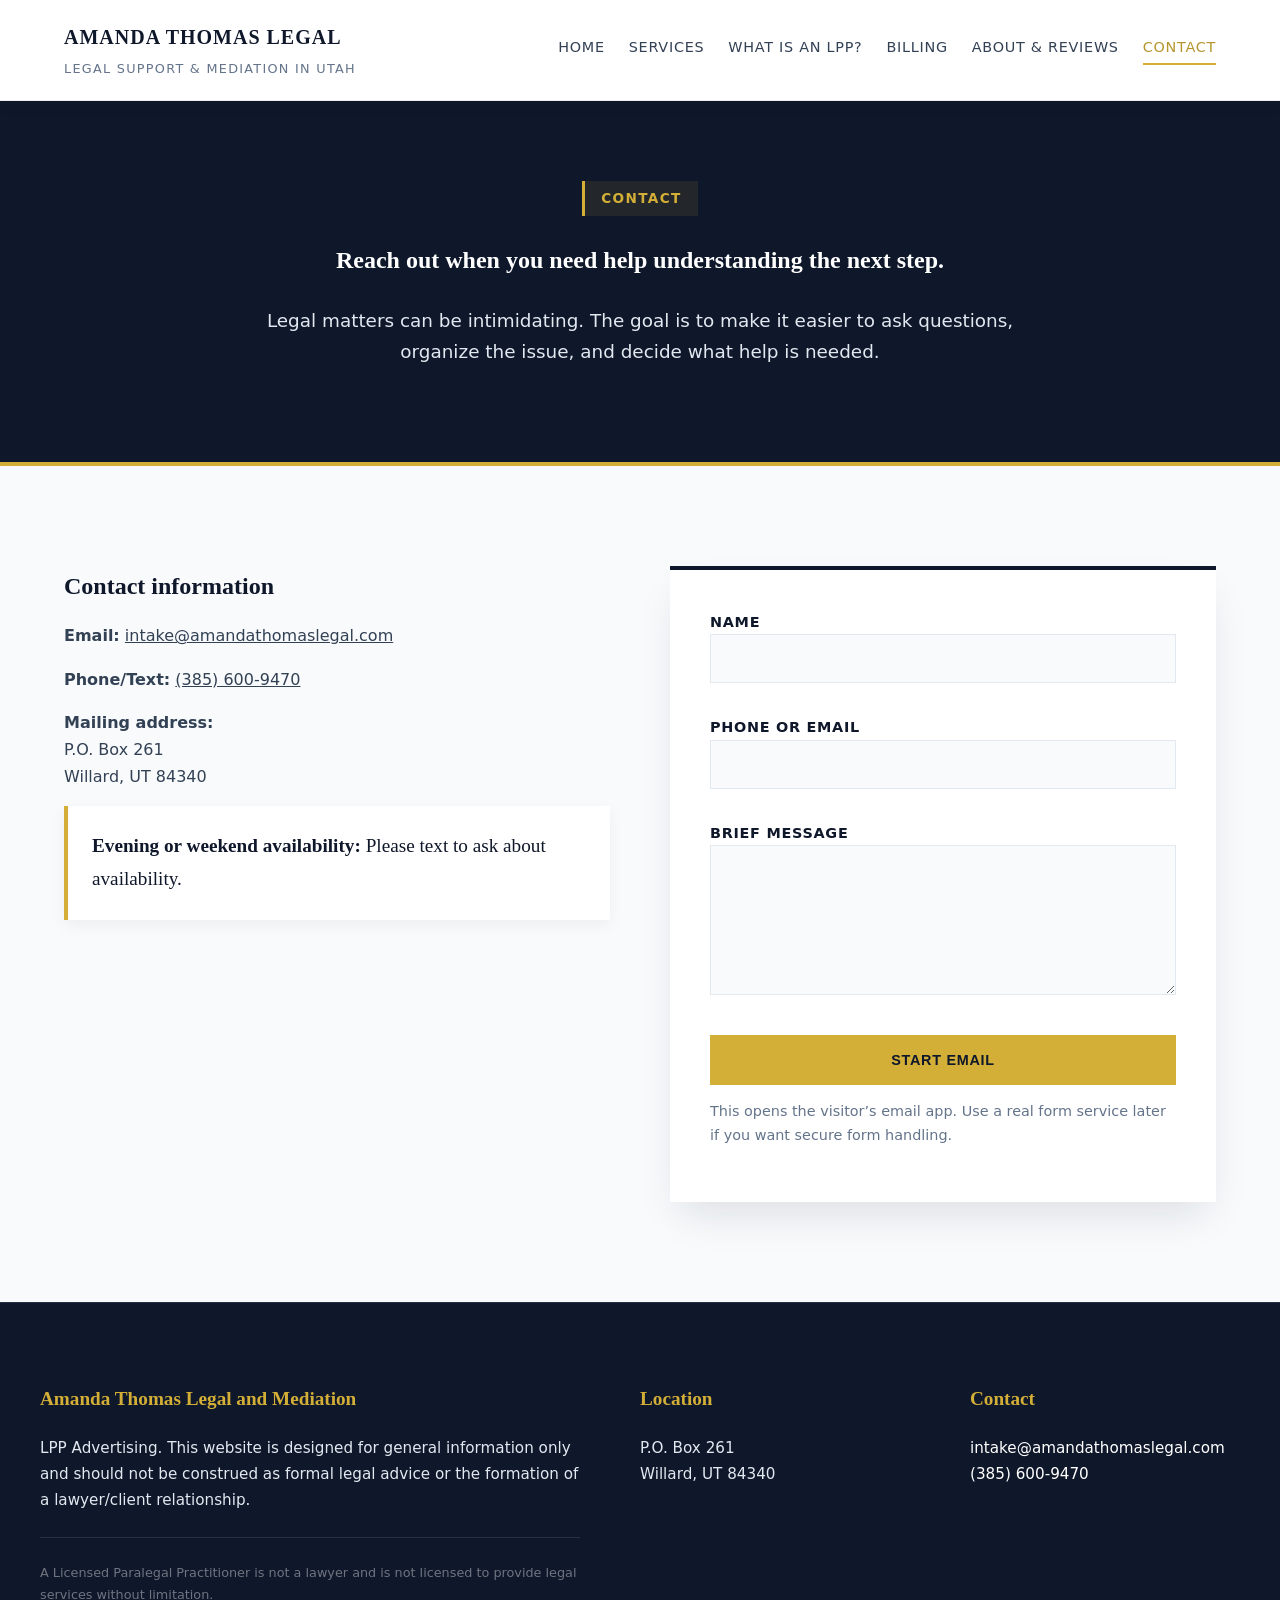
<file: contact.html>
<!doctype html>
<html lang="en">
<head>
  <meta charset="utf-8">
  <meta name="viewport" content="width=device-width, initial-scale=1">
  <meta name="theme-color" content="#0F172A">
  <title>Contact — Amanda Thomas Legal</title>
  <meta name="description" content="Contact Amanda Thomas Legal and Mediation for a consultation.">
  <meta property="og:title" content="Contact — Amanda Thomas Legal">
  <meta property="og:description" content="Contact Amanda Thomas Legal and Mediation for a consultation.">
  <meta property="og:type" content="website">
  <meta property="og:image" content="https://images.squarespace-cdn.com/content/v1/663310a01893f068f81985ef/ea82a590-12bd-43d5-80a4-c31560be8f69/7G2A1629.jpg">
  <link rel="preconnect" href="https://images.squarespace-cdn.com">
  <link rel="stylesheet" href="assets/css/styles.css">
</head>
<body>
<header class="site-header">
  <div class="header-inner">
    <a class="brand" href="index.html" aria-label="Amanda Thomas Legal and Mediation home">
      <strong>Amanda Thomas Legal</strong>
      <span>Legal support & mediation in Utah</span>
    </a>
    <button class="menu-button" data-menu-button aria-expanded="false" aria-controls="site-nav">Menu</button>
    <nav id="site-nav" class="nav" data-site-nav aria-label="Main navigation">
      <a href="index.html">Home</a>
      <a href="services.html">Services</a>
      <a href="lpp.html">What is an LPP?</a>
      <a href="billing.html">Billing</a>
      <a href="about.html">About & Reviews</a>
      <a href="contact.html" aria-current="page">Contact</a>
    </nav>
  </div>
</header>


<main>
  <section class="page-hero"><div class="page-hero-inner" data-reveal><span class="eyebrow">Contact</span><h1>Reach out when you need help understanding the next step.</h1><p>Legal matters can be intimidating. The goal is to make it easier to ask questions, organize the issue, and decide what help is needed.</p></div></section>
  <section class="section contact-panel">
    <div data-reveal>
      <h2>Contact information</h2>
      <p><strong>Email:</strong> <a href="mailto:intake@amandathomaslegal.com">intake@amandathomaslegal.com</a></p>
      <p><strong>Phone/Text:</strong> <a href="tel:+13856009470">(385) 600-9470</a></p>
      <p><strong>Mailing address:</strong><br>P.O. Box 261<br>Willard, UT 84340</p>
      <div class="notice"><strong>Evening or weekend availability:</strong> Please text to ask about availability.</div>
    </div>
    <form class="form" data-contact-form data-reveal>
      <label>Name <input name="name" autocomplete="name" required></label>
      <label>Phone or email <input name="phone" autocomplete="email" required></label>
      <label>Brief message <textarea name="message" required></textarea></label>
      <button class="button" type="submit">Start email</button>
      <p style="color:var(--muted); font-size:.9rem;">This opens the visitor’s email app. Use a real form service later if you want secure form handling.</p>
    </form>
  </section>
</main>

<footer class="footer">
  <div class="footer-inner">
    <div>
      <strong>Amanda Thomas Legal and Mediation</strong>
      <p>LPP Advertising. This website is designed for general information only and should not be construed as formal legal advice or the formation of a lawyer/client relationship.</p>
      <small>A Licensed Paralegal Practitioner is not a lawyer and is not licensed to provide legal services without limitation.</small>
    </div>
    <div>
      <strong>Location</strong>
      <p>P.O. Box 261<br>Willard, UT 84340</p>
    </div>
    <div>
      <strong>Contact</strong>
      <p><a href="mailto:intake@amandathomaslegal.com">intake@amandathomaslegal.com</a><br><a href="tel:+13856009470">(385) 600-9470</a></p>
    </div>
  </div>
</footer>

<script src="assets/js/main.js"></script>
</body>
</html>
</file>
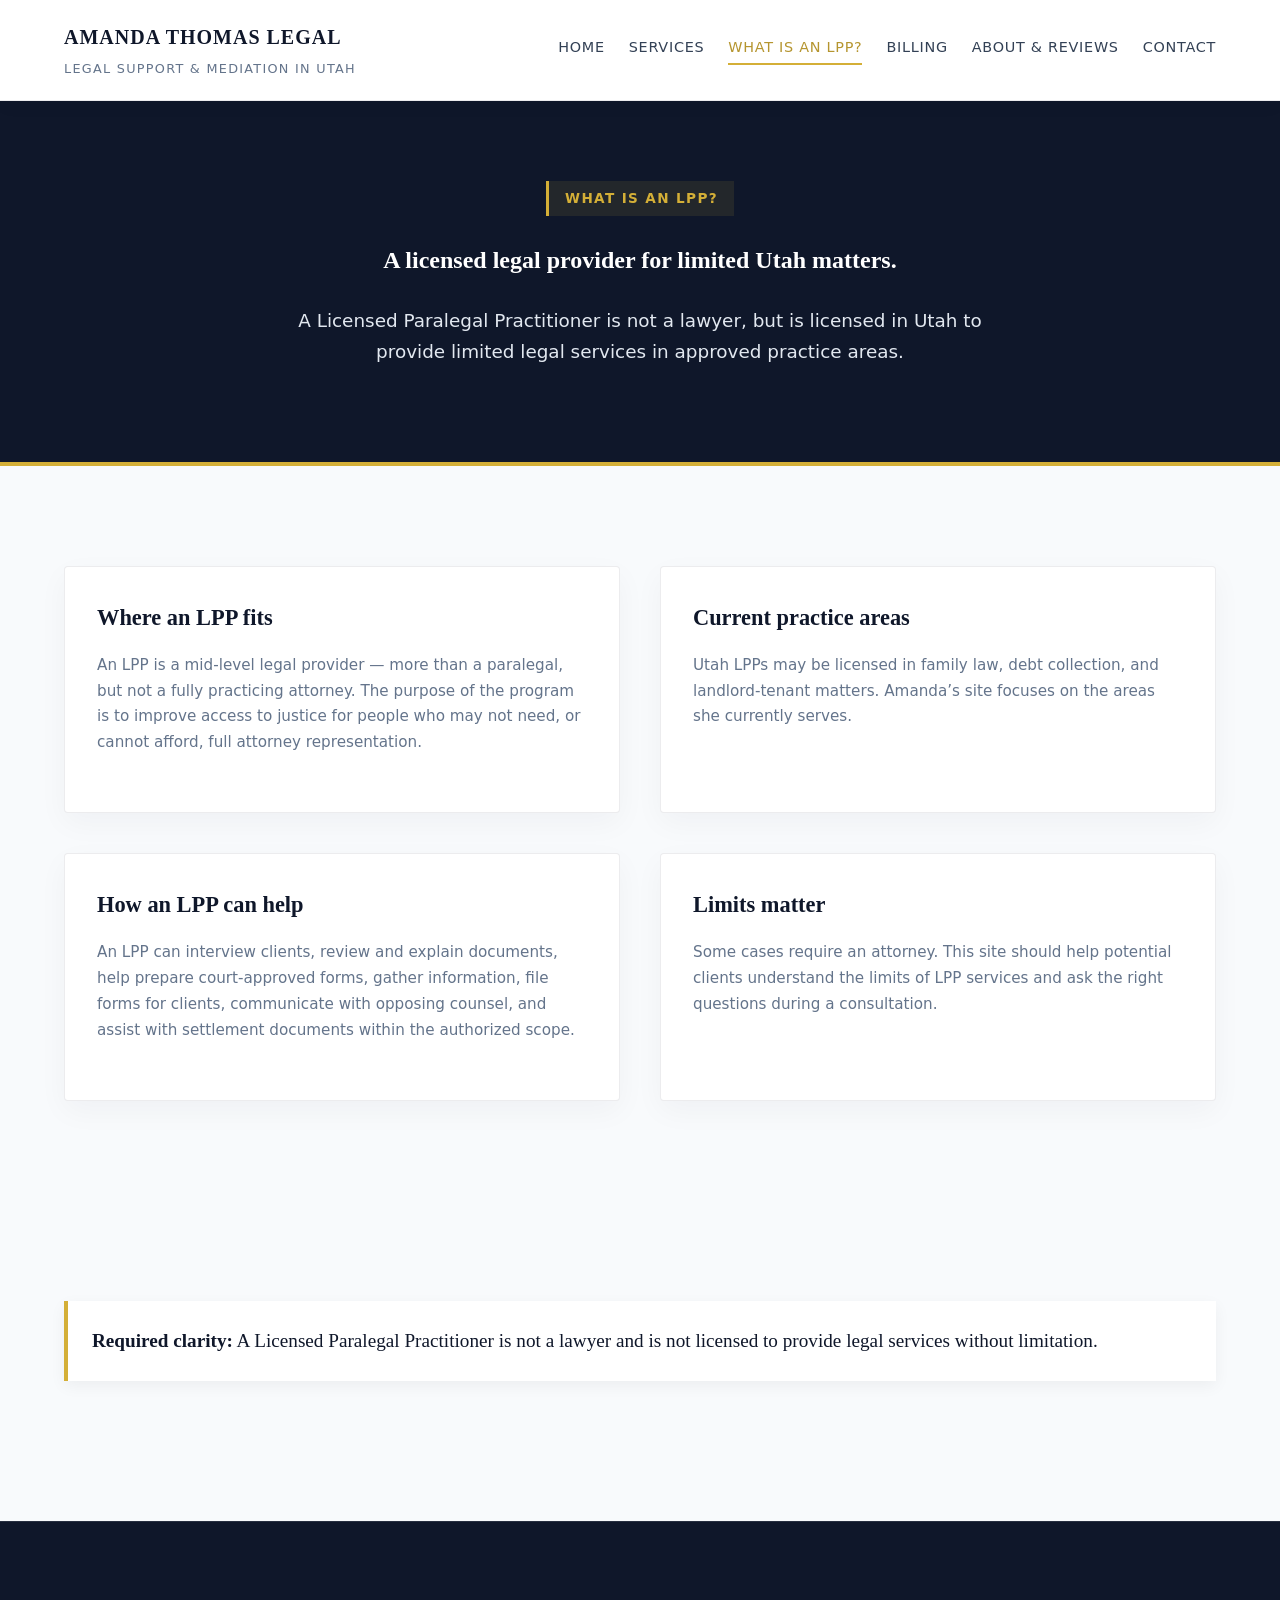
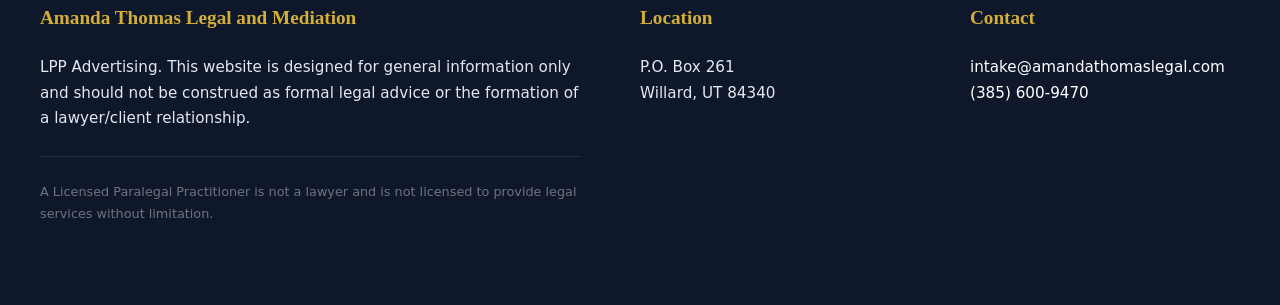
<file: lpp.html>
<!doctype html>
<html lang="en">
<head>
  <meta charset="utf-8">
  <meta name="viewport" content="width=device-width, initial-scale=1">
  <meta name="theme-color" content="#0F172A">
  <title>What is an LPP? — Amanda Thomas Legal</title>
  <meta name="description" content="Learn what a Utah Licensed Paralegal Practitioner can and cannot do.">
  <meta property="og:title" content="What is an LPP? — Amanda Thomas Legal">
  <meta property="og:description" content="Learn what a Utah Licensed Paralegal Practitioner can and cannot do.">
  <meta property="og:type" content="website">
  <meta property="og:image" content="https://images.squarespace-cdn.com/content/v1/663310a01893f068f81985ef/ea82a590-12bd-43d5-80a4-c31560be8f69/7G2A1629.jpg">
  <link rel="preconnect" href="https://images.squarespace-cdn.com">
  <link rel="stylesheet" href="assets/css/styles.css">
</head>
<body>
<header class="site-header">
  <div class="header-inner">
    <a class="brand" href="index.html" aria-label="Amanda Thomas Legal and Mediation home">
      <strong>Amanda Thomas Legal</strong>
      <span>Legal support & mediation in Utah</span>
    </a>
    <button class="menu-button" data-menu-button aria-expanded="false" aria-controls="site-nav">Menu</button>
    <nav id="site-nav" class="nav" data-site-nav aria-label="Main navigation">
      <a href="index.html">Home</a>
      <a href="services.html">Services</a>
      <a href="lpp.html" aria-current="page">What is an LPP?</a>
      <a href="billing.html">Billing</a>
      <a href="about.html">About & Reviews</a>
      <a href="contact.html">Contact</a>
    </nav>
  </div>
</header>


<main>
  <section class="page-hero"><div class="page-hero-inner" data-reveal><span class="eyebrow">What is an LPP?</span><h1>A licensed legal provider for limited Utah matters.</h1><p>A Licensed Paralegal Practitioner is not a lawyer, but is licensed in Utah to provide limited legal services in approved practice areas.</p></div></section>
  <section class="section grid-2">
    <article class="card" data-reveal><div class="card-body"><h3>Where an LPP fits</h3><p>An LPP is a mid-level legal provider — more than a paralegal, but not a fully practicing attorney. The purpose of the program is to improve access to justice for people who may not need, or cannot afford, full attorney representation.</p></div></article>
    <article class="card" data-reveal><div class="card-body"><h3>Current practice areas</h3><p>Utah LPPs may be licensed in family law, debt collection, and landlord-tenant matters. Amanda’s site focuses on the areas she currently serves.</p></div></article>
    <article class="card" data-reveal><div class="card-body"><h3>How an LPP can help</h3><p>An LPP can interview clients, review and explain documents, help prepare court-approved forms, gather information, file forms for clients, communicate with opposing counsel, and assist with settlement documents within the authorized scope.</p></div></article>
    <article class="card" data-reveal><div class="card-body"><h3>Limits matter</h3><p>Some cases require an attorney. This site should help potential clients understand the limits of LPP services and ask the right questions during a consultation.</p></div></article>
  </section>
  <section class="section"><div class="notice" data-reveal><strong>Required clarity:</strong> A Licensed Paralegal Practitioner is not a lawyer and is not licensed to provide legal services without limitation.</div></section>
</main>

<footer class="footer">
  <div class="footer-inner">
    <div>
      <strong>Amanda Thomas Legal and Mediation</strong>
      <p>LPP Advertising. This website is designed for general information only and should not be construed as formal legal advice or the formation of a lawyer/client relationship.</p>
      <small>A Licensed Paralegal Practitioner is not a lawyer and is not licensed to provide legal services without limitation.</small>
    </div>
    <div>
      <strong>Location</strong>
      <p>P.O. Box 261<br>Willard, UT 84340</p>
    </div>
    <div>
      <strong>Contact</strong>
      <p><a href="mailto:intake@amandathomaslegal.com">intake@amandathomaslegal.com</a><br><a href="tel:+13856009470">(385) 600-9470</a></p>
    </div>
  </div>
</footer>

<script src="assets/js/main.js"></script>
</body>
</html>
</file>
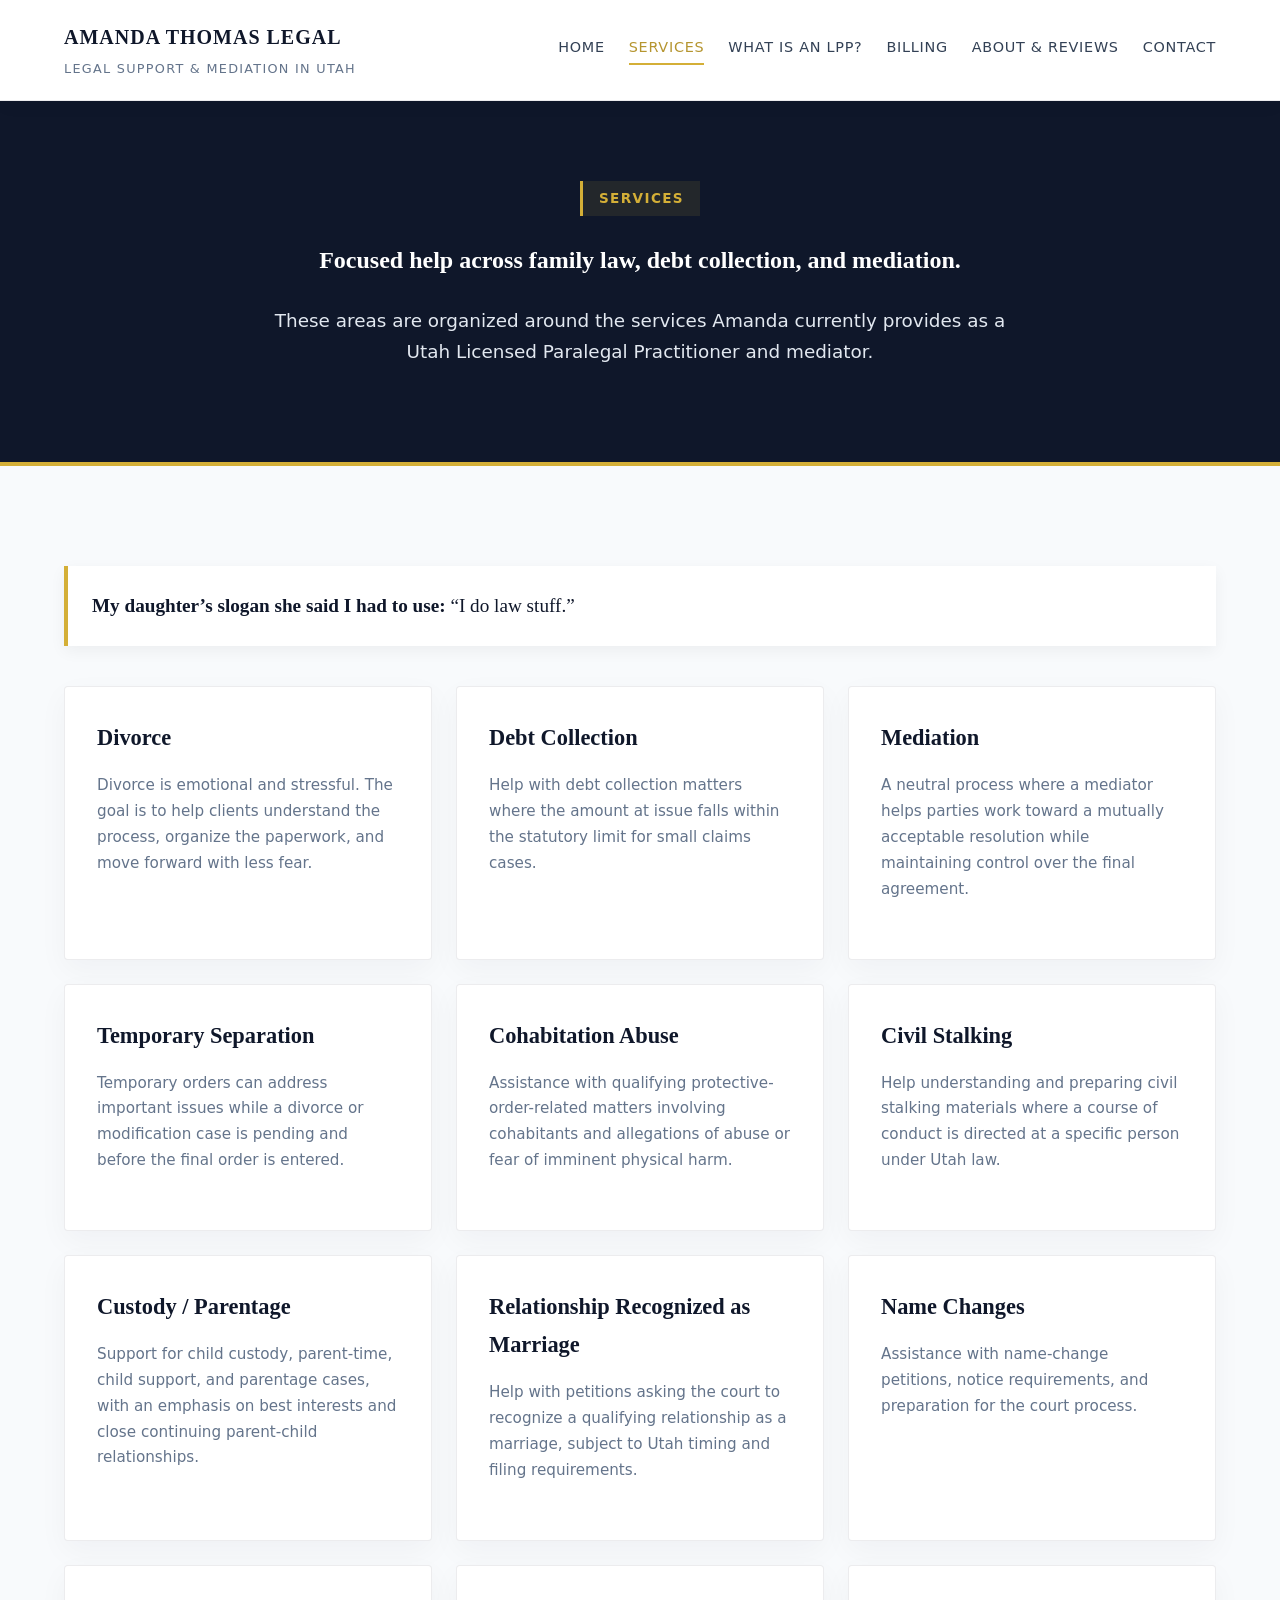
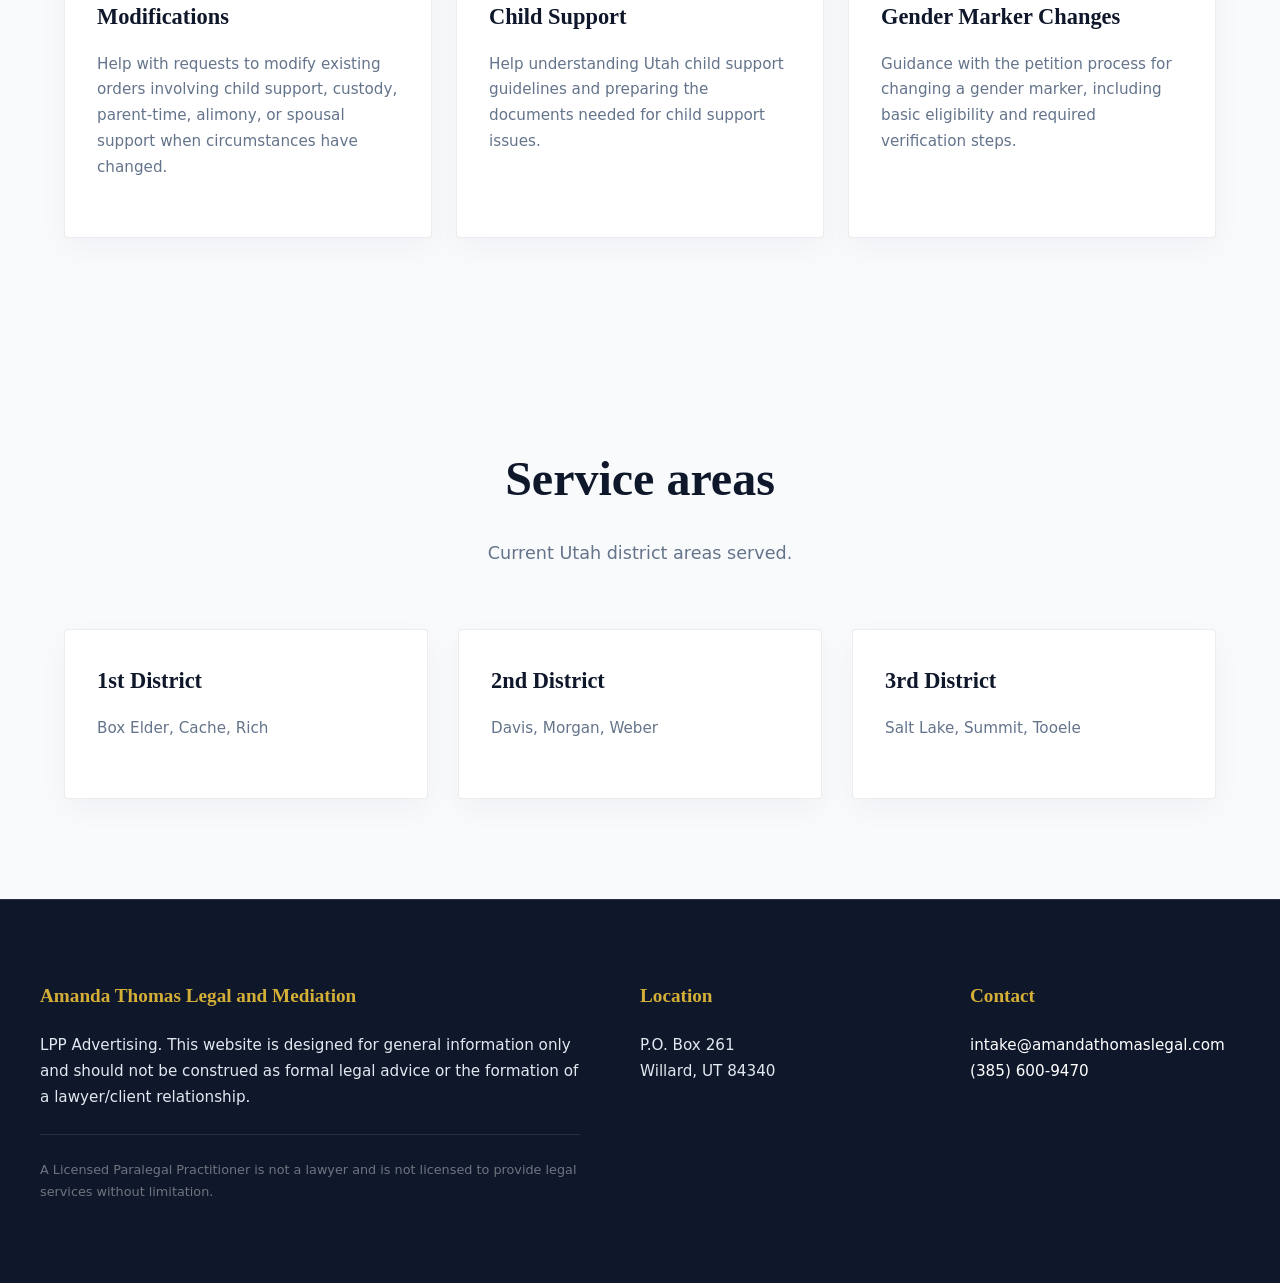
<file: services.html>
<!doctype html>
<html lang="en">
<head>
  <meta charset="utf-8">
  <meta name="viewport" content="width=device-width, initial-scale=1">
  <meta name="theme-color" content="#0F172A">
  <title>Services — Amanda Thomas Legal</title>
  <meta name="description" content="Family law, debt collection, mediation, child support, custody, parentage, modifications, and related Utah legal services.">
  <meta property="og:title" content="Services — Amanda Thomas Legal">
  <meta property="og:description" content="Family law, debt collection, mediation, child support, custody, parentage, modifications, and related Utah legal services.">
  <meta property="og:type" content="website">
  <meta property="og:image" content="https://images.squarespace-cdn.com/content/v1/663310a01893f068f81985ef/ea82a590-12bd-43d5-80a4-c31560be8f69/7G2A1629.jpg">
  <link rel="preconnect" href="https://images.squarespace-cdn.com">
  <link rel="stylesheet" href="assets/css/styles.css">
</head>
<body>
<header class="site-header">
  <div class="header-inner">
    <a class="brand" href="index.html" aria-label="Amanda Thomas Legal and Mediation home">
      <strong>Amanda Thomas Legal</strong>
      <span>Legal support & mediation in Utah</span>
    </a>
    <button class="menu-button" data-menu-button aria-expanded="false" aria-controls="site-nav">Menu</button>
    <nav id="site-nav" class="nav" data-site-nav aria-label="Main navigation">
      <a href="index.html">Home</a>
      <a href="services.html" aria-current="page">Services</a>
      <a href="lpp.html">What is an LPP?</a>
      <a href="billing.html">Billing</a>
      <a href="about.html">About & Reviews</a>
      <a href="contact.html">Contact</a>
    </nav>
  </div>
</header>


<main>
  <section class="page-hero"><div class="page-hero-inner" data-reveal><span class="eyebrow">Services</span><h1>Focused help across family law, debt collection, and mediation.</h1><p>These areas are organized around the services Amanda currently provides as a Utah Licensed Paralegal Practitioner and mediator.</p></div></section>
  <section class="section">
    <div class="notice" data-reveal><strong>My daughter’s slogan she said I had to use:</strong> “I do law stuff.”</div>
    <div class="service-grid" style="margin-top:24px;">
      <article class="card" id="divorce" data-reveal><div class="card-body"><h3>Divorce</h3><p>Divorce is emotional and stressful. The goal is to help clients understand the process, organize the paperwork, and move forward with less fear.</p></div></article>
      <article class="card" id="debt-collection" data-reveal><div class="card-body"><h3>Debt Collection</h3><p>Help with debt collection matters where the amount at issue falls within the statutory limit for small claims cases.</p></div></article>
      <article class="card" id="mediation" data-reveal><div class="card-body"><h3>Mediation</h3><p>A neutral process where a mediator helps parties work toward a mutually acceptable resolution while maintaining control over the final agreement.</p></div></article>
      <article class="card" data-reveal><div class="card-body"><h3>Temporary Separation</h3><p>Temporary orders can address important issues while a divorce or modification case is pending and before the final order is entered.</p></div></article>
      <article class="card" data-reveal><div class="card-body"><h3>Cohabitation Abuse</h3><p>Assistance with qualifying protective-order-related matters involving cohabitants and allegations of abuse or fear of imminent physical harm.</p></div></article>
      <article class="card" data-reveal><div class="card-body"><h3>Civil Stalking</h3><p>Help understanding and preparing civil stalking materials where a course of conduct is directed at a specific person under Utah law.</p></div></article>
      <article class="card" data-reveal><div class="card-body"><h3>Custody / Parentage</h3><p>Support for child custody, parent-time, child support, and parentage cases, with an emphasis on best interests and close continuing parent-child relationships.</p></div></article>
      <article class="card" data-reveal><div class="card-body"><h3>Relationship Recognized as Marriage</h3><p>Help with petitions asking the court to recognize a qualifying relationship as a marriage, subject to Utah timing and filing requirements.</p></div></article>
      <article class="card" data-reveal><div class="card-body"><h3>Name Changes</h3><p>Assistance with name-change petitions, notice requirements, and preparation for the court process.</p></div></article>
      <article class="card" data-reveal><div class="card-body"><h3>Modifications</h3><p>Help with requests to modify existing orders involving child support, custody, parent-time, alimony, or spousal support when circumstances have changed.</p></div></article>
      <article class="card" data-reveal><div class="card-body"><h3>Child Support</h3><p>Help understanding Utah child support guidelines and preparing the documents needed for child support issues.</p></div></article>
      <article class="card" data-reveal><div class="card-body"><h3>Gender Marker Changes</h3><p>Guidance with the petition process for changing a gender marker, including basic eligibility and required verification steps.</p></div></article>
    </div>
  </section>
  <section class="section">
    <div class="section-head" data-reveal><h2>Service areas</h2><p>Current Utah district areas served.</p></div>
    <div class="grid-3">
      <article class="card" data-reveal><div class="card-body"><h3>1st District</h3><p>Box Elder, Cache, Rich</p></div></article>
      <article class="card" data-reveal><div class="card-body"><h3>2nd District</h3><p>Davis, Morgan, Weber</p></div></article>
      <article class="card" data-reveal><div class="card-body"><h3>3rd District</h3><p>Salt Lake, Summit, Tooele</p></div></article>
    </div>
  </section>
</main>

<footer class="footer">
  <div class="footer-inner">
    <div>
      <strong>Amanda Thomas Legal and Mediation</strong>
      <p>LPP Advertising. This website is designed for general information only and should not be construed as formal legal advice or the formation of a lawyer/client relationship.</p>
      <small>A Licensed Paralegal Practitioner is not a lawyer and is not licensed to provide legal services without limitation.</small>
    </div>
    <div>
      <strong>Location</strong>
      <p>P.O. Box 261<br>Willard, UT 84340</p>
    </div>
    <div>
      <strong>Contact</strong>
      <p><a href="mailto:intake@amandathomaslegal.com">intake@amandathomaslegal.com</a><br><a href="tel:+13856009470">(385) 600-9470</a></p>
    </div>
  </div>
</footer>

<script src="assets/js/main.js"></script>
</body>
</html>
</file>
<file: assets/css/styles.css>
:root {
  --navy: #0F172A;
  --navy-light: #1E293B;
  --charcoal: #334155;
  --gold: #D4AF37;
  --gold-light: #FCECB5;
  --gold-dark: #B5952F;
  --white: #FFFFFF;
  --off-white: #F8FAFC;
  --gray-light: #E2E8F0;
  --gray: #64748B;
  --muted: #64748B;
  --text-main: #334155;
  
  --line: rgba(15, 23, 42, 0.08);
  --shadow: 0 20px 40px -10px rgba(15, 23, 42, 0.12);
  --shadow-hover: 0 30px 60px -15px rgba(15, 23, 42, 0.2);
  --radius: 4px;
  --max: 1200px;
}

* { box-sizing: border-box; }
html { scroll-behavior: smooth; }
body {
  margin: 0;
  font-family: 'Inter', system-ui, -apple-system, sans-serif;
  color: var(--text-main);
  background: var(--off-white);
  line-height: 1.7;
  -webkit-font-smoothing: antialiased;
}

a { color: inherit; transition: color 0.3s ease; }
img { max-width: 100%; display: block; height: auto; }
h1, h2, h3, h4 { font-family: 'Playfair Display', Georgia, serif; color: var(--navy); font-weight: 600; margin: 0; }
:focus-visible { outline: 3px solid rgba(212, 175, 55, 0.55); outline-offset: 4px; }

/* Header */
.site-header {
  position: sticky;
  top: 0;
  z-index: 50;
  background: rgba(255, 255, 255, 0.95);
  border-bottom: 1px solid var(--line);
  backdrop-filter: blur(20px);
  box-shadow: 0 4px 20px rgba(0,0,0,0.03);
}
.header-inner {
  max-width: var(--max);
  margin: 0 auto;
  display: flex;
  align-items: center;
  justify-content: space-between;
  padding: 20px 24px;
}
.brand {
  text-decoration: none;
  display: grid;
  gap: 4px;
}
.brand strong {
  font-family: 'Playfair Display', Georgia, serif;
  font-size: 1.25rem;
  color: var(--navy);
  text-transform: uppercase;
  letter-spacing: 0.05em;
}
.brand span {
  color: var(--gray);
  font-size: 0.8rem;
  text-transform: uppercase;
  letter-spacing: 0.1em;
}
.nav {
  display: flex;
  gap: 24px;
  align-items: center;
  font-size: 0.9rem;
  font-weight: 500;
}
.nav a {
  text-decoration: none;
  color: var(--charcoal);
  text-transform: uppercase;
  letter-spacing: 0.05em;
  padding-bottom: 4px;
  border-bottom: 2px solid transparent;
}
.nav a[aria-current="page"], .nav a:hover {
  color: var(--gold-dark);
  border-bottom: 2px solid var(--gold);
}
.menu-button {
  display: none;
  border: 1px solid var(--line);
  background: transparent;
  padding: 10px 16px;
  color: var(--navy);
  font-weight: 600;
  cursor: pointer;
  text-transform: uppercase;
  letter-spacing: 0.05em;
  font-size: 0.85rem;
}

/* Hero Section */
.hero {
  position: relative;
  background: var(--navy);
  color: var(--white);
  overflow: hidden;
  padding: 40px 0;
}
.hero::before {
  content: "";
  position: absolute;
  inset: 0;
  background: radial-gradient(circle at top right, rgba(212, 175, 55, 0.15), transparent 50%);
  z-index: 0;
}
.hero-inner {
  position: relative;
  z-index: 1;
  max-width: var(--max);
  margin: 0 auto;
  display: grid;
  grid-template-columns: 1fr minmax(320px, 450px);
  gap: 60px;
  align-items: center;
  padding: 80px 24px 100px;
}
.eyebrow {
  display: inline-block;
  padding: 6px 16px;
  background: rgba(212, 175, 55, 0.1);
  color: var(--gold);
  border-left: 3px solid var(--gold);
  font-size: 0.85rem;
  font-weight: 700;
  letter-spacing: 0.1em;
  text-transform: uppercase;
  margin-bottom: 24px;
}
.hero h1 {
  color: var(--white);
  line-height: 1.15;
  font-size: clamp(2.5rem, 5vw, 4.5rem);
  margin-bottom: 24px;
}
.hero p {
  color: var(--gray-light);
  font-size: 1.15rem;
  max-width: 600px;
  margin-bottom: 40px;
  font-weight: 300;
}
.hero-card {
  background: var(--white);
  padding: 12px;
  box-shadow: var(--shadow);
  transform: rotate(2deg);
  transition: transform 0.4s ease;
}
.hero-card:hover {
  transform: rotate(0deg) translateY(-5px);
}
.hero-card img {
  width: 100%;
  aspect-ratio: 4/5;
  object-fit: cover;
  border: 1px solid var(--line);
}
.hero-card figcaption {
  padding: 20px;
  color: var(--navy);
  font-size: 0.95rem;
  font-family: 'Playfair Display', Georgia, serif;
  font-style: italic;
  text-align: center;
  border-top: 1px solid var(--line);
  margin-top: 12px;
}

/* Actions & Buttons */
.actions { display: flex; gap: 16px; flex-wrap: wrap; }
.button {
  display: inline-flex;
  align-items: center;
  justify-content: center;
  min-height: 50px;
  padding: 0 32px;
  background: var(--gold);
  color: var(--navy);
  text-decoration: none;
  font-weight: 600;
  text-transform: uppercase;
  letter-spacing: 0.05em;
  font-size: 0.9rem;
  transition: all 0.3s ease;
  border: 1px solid var(--gold);
}
.button:hover { background: var(--gold-dark); border-color: var(--gold-dark); color: var(--white); transform: translateY(-2px); box-shadow: 0 10px 20px rgba(212, 175, 55, 0.2); }
.button.secondary { background: transparent; color: var(--white); border-color: rgba(255,255,255,0.3); }
.button.secondary:hover { background: rgba(255,255,255,0.1); border-color: var(--white); color: var(--white); }

/* General Sections */
.section { max-width: var(--max); margin: 0 auto; padding: 100px 24px; }
.section-head { margin-bottom: 60px; text-align: center; }
.section-head h2 { font-size: clamp(2.2rem, 4vw, 3rem); margin-bottom: 20px; }
.section-head p { color: var(--gray); max-width: 700px; margin: 0 auto; font-size: 1.1rem; }

/* Grids */
.grid-3 { display: grid; gap: 30px; grid-template-columns: repeat(3, 1fr); }
.grid-2 { display: grid; gap: 40px; grid-template-columns: repeat(2, 1fr); }
.service-grid { display: grid; gap: 24px; grid-template-columns: repeat(3, 1fr); }

/* Cards */
.card {
  background: var(--white);
  border: 1px solid var(--line);
  border-radius: var(--radius);
  overflow: hidden;
  box-shadow: 0 10px 30px rgba(15, 23, 42, 0.04);
  transition: all 0.4s ease;
  position: relative;
}
.card:hover {
  transform: translateY(-8px);
  box-shadow: var(--shadow-hover);
  border-color: rgba(212, 175, 55, 0.3);
}
.card::after {
  content: "";
  position: absolute;
  bottom: 0;
  left: 0;
  width: 100%;
  height: 3px;
  background: var(--gold);
  transform: scaleX(0);
  transform-origin: left;
  transition: transform 0.4s ease;
}
.card:hover::after { transform: scaleX(1); }
.card img { width: 100%; aspect-ratio: 16/9; object-fit: cover; border-bottom: 1px solid var(--line); }
.card-body { padding: 32px; }
.card h3 { font-size: 1.4rem; margin-bottom: 16px; }
.card p, .card li { color: var(--gray); font-size: 0.95rem; margin-bottom: 24px; }
.card a { color: var(--gold-dark); text-decoration: none; font-weight: 600; font-size: 0.9rem; text-transform: uppercase; letter-spacing: 0.05em; display: inline-flex; align-items: center; }
.card a:hover { color: var(--navy); }

/* Band Section (CTA) */
.band {
  background: var(--navy-light);
  color: var(--white);
  position: relative;
  border-top: 4px solid var(--gold);
}
.band .section { padding-top: 80px; padding-bottom: 80px; text-align: center; }
.band h2 { color: var(--white); margin-bottom: 24px; }
.band p { color: var(--gray-light); font-size: 1.1rem; max-width: 800px; margin: 0 auto 40px; }
.band .actions { justify-content: center; }

/* Notice */
.notice {
  border-left: 4px solid var(--gold);
  padding: 24px;
  background: var(--white);
  box-shadow: 0 5px 15px rgba(0,0,0,0.05);
  font-family: 'Playfair Display', Georgia, serif;
  font-size: 1.2rem;
  color: var(--navy);
  margin-bottom: 40px;
}

/* Page Hero */
.page-hero {
  background: var(--navy);
  color: var(--white);
  padding: 80px 0;
  text-align: center;
  position: relative;
}
.page-hero::after {
  content: "";
  position: absolute;
  bottom: 0; left: 0; right: 0; height: 4px;
  background: var(--gold);
}
.page-hero-inner { max-width: 800px; margin: 0 auto; padding: 0 24px; }
.page-hero h1 { color: var(--white); margin-bottom: 24px; }
.page-hero p { color: var(--gray-light); font-size: 1.15rem; font-weight: 300; }

/* Internal Pages Typography */
.list-columns { columns: 2; column-gap: 60px; color: var(--text-main); font-size: 1.05rem; }
.review { background: var(--white); border: 1px solid var(--line); padding: 32px; margin-bottom: 24px; box-shadow: 0 5px 15px rgba(0,0,0,0.03); position: relative; }
.review::before { content: "“"; font-family: Georgia, serif; font-size: 4rem; color: var(--gold); position: absolute; top: -10px; left: 20px; opacity: 0.3; }
.review p { margin: 0 0 16px; font-style: italic; color: var(--charcoal); font-size: 1.05rem; }
.review strong { color: var(--navy); font-size: 0.95rem; text-transform: uppercase; letter-spacing: 0.05em; }

/* Contact Form */
.contact-panel { display: grid; grid-template-columns: 1fr 1fr; gap: 60px; align-items: start; }
.form { background: var(--white); padding: 40px; box-shadow: var(--shadow); border-top: 4px solid var(--navy); }
.form label { display: block; font-weight: 600; font-size: 0.9rem; color: var(--navy); margin-bottom: 8px; text-transform: uppercase; letter-spacing: 0.05em; }
.form input, .form textarea { width: 100%; border: 1px solid var(--gray-light); padding: 14px 16px; font-family: inherit; font-size: 1rem; color: var(--charcoal); background: var(--off-white); margin-bottom: 24px; transition: border-color 0.3s ease; }
.form input:focus, .form textarea:focus { outline: none; border-color: var(--gold); background: var(--white); }
.form textarea { min-height: 150px; resize: vertical; }
.form button { width: 100%; }

/* Footer */
.footer { background: var(--navy); color: var(--white); padding: 80px 24px; border-top: 1px solid rgba(255,255,255,0.1); }
.footer-inner { max-width: var(--max); margin: 0 auto; display: grid; grid-template-columns: 2fr 1fr 1fr; gap: 60px; }
.footer strong { display: block; color: var(--gold); font-family: 'Playfair Display', Georgia, serif; font-size: 1.2rem; margin-bottom: 20px; }
.footer p { color: var(--gray-light); font-size: 0.95rem; margin-bottom: 16px; }
.footer a { color: var(--white); text-decoration: none; transition: color 0.3s ease; }
.footer a:hover { color: var(--gold); }
.footer small { display: block; color: rgba(255,255,255,0.4); font-size: 0.8rem; margin-top: 24px; padding-top: 24px; border-top: 1px solid rgba(255,255,255,0.1); }

/* Animation Reveal */
[data-reveal] { opacity: 0; transform: translateY(30px); transition: opacity 0.8s ease, transform 0.8s cubic-bezier(0.16, 1, 0.3, 1); }
[data-reveal].is-visible { opacity: 1; transform: translateY(0); }

/* Responsive */
@media (max-width: 992px) {
  .hero-inner { grid-template-columns: 1fr; text-align: center; gap: 40px; padding-top: 60px; }
  .hero-inner::before { display: none; }
  .eyebrow { margin: 0 auto 24px; }
  .hero p { margin: 0 auto 40px; }
  .actions { justify-content: center; }
  .hero-card { max-width: 450px; margin: 0 auto; }
}

@media (max-width: 880px) {
  .menu-button { display: inline-block; }
  .nav { position: absolute; top: 100%; left: 0; right: 0; display: none; flex-direction: column; background: var(--white); padding: 20px; box-shadow: 0 10px 20px rgba(0,0,0,0.05); }
  .nav.is-open { display: flex; }
  .nav a { padding: 12px 0; border-bottom: 1px solid var(--gray-light); width: 100%; text-align: center; }
  .nav a:last-child { border-bottom: none; }
  .nav a[aria-current="page"], .nav a:hover { border-bottom: 1px solid var(--gold); }
  
  .contact-panel, .grid-3, .grid-2, .service-grid, .footer-inner { grid-template-columns: 1fr; gap: 40px; }
  .section-head { text-align: center; }
  .list-columns { columns: 1; }
  
  .section { padding: 60px 24px; }
}


@media (prefers-reduced-motion: reduce) {
  html { scroll-behavior: auto; }
  *, *::before, *::after {
    animation-duration: 0.01ms !important;
    animation-iteration-count: 1 !important;
    transition-duration: 0.01ms !important;
  }
  [data-reveal] { opacity: 1; transform: none; }
}

@media (max-width: 560px) {
  .header-inner { padding: 16px 18px; }
  .brand strong { font-size: 1rem; }
  .brand span { font-size: 0.68rem; }
  .hero-inner { padding: 48px 20px 68px; }
  .hero h1 { font-size: clamp(2.35rem, 13vw, 3.15rem); }
  .actions, .button { width: 100%; }
  .card-body, .form { padding: 26px; }
  .footer { padding: 58px 20px; }
}
</file>
